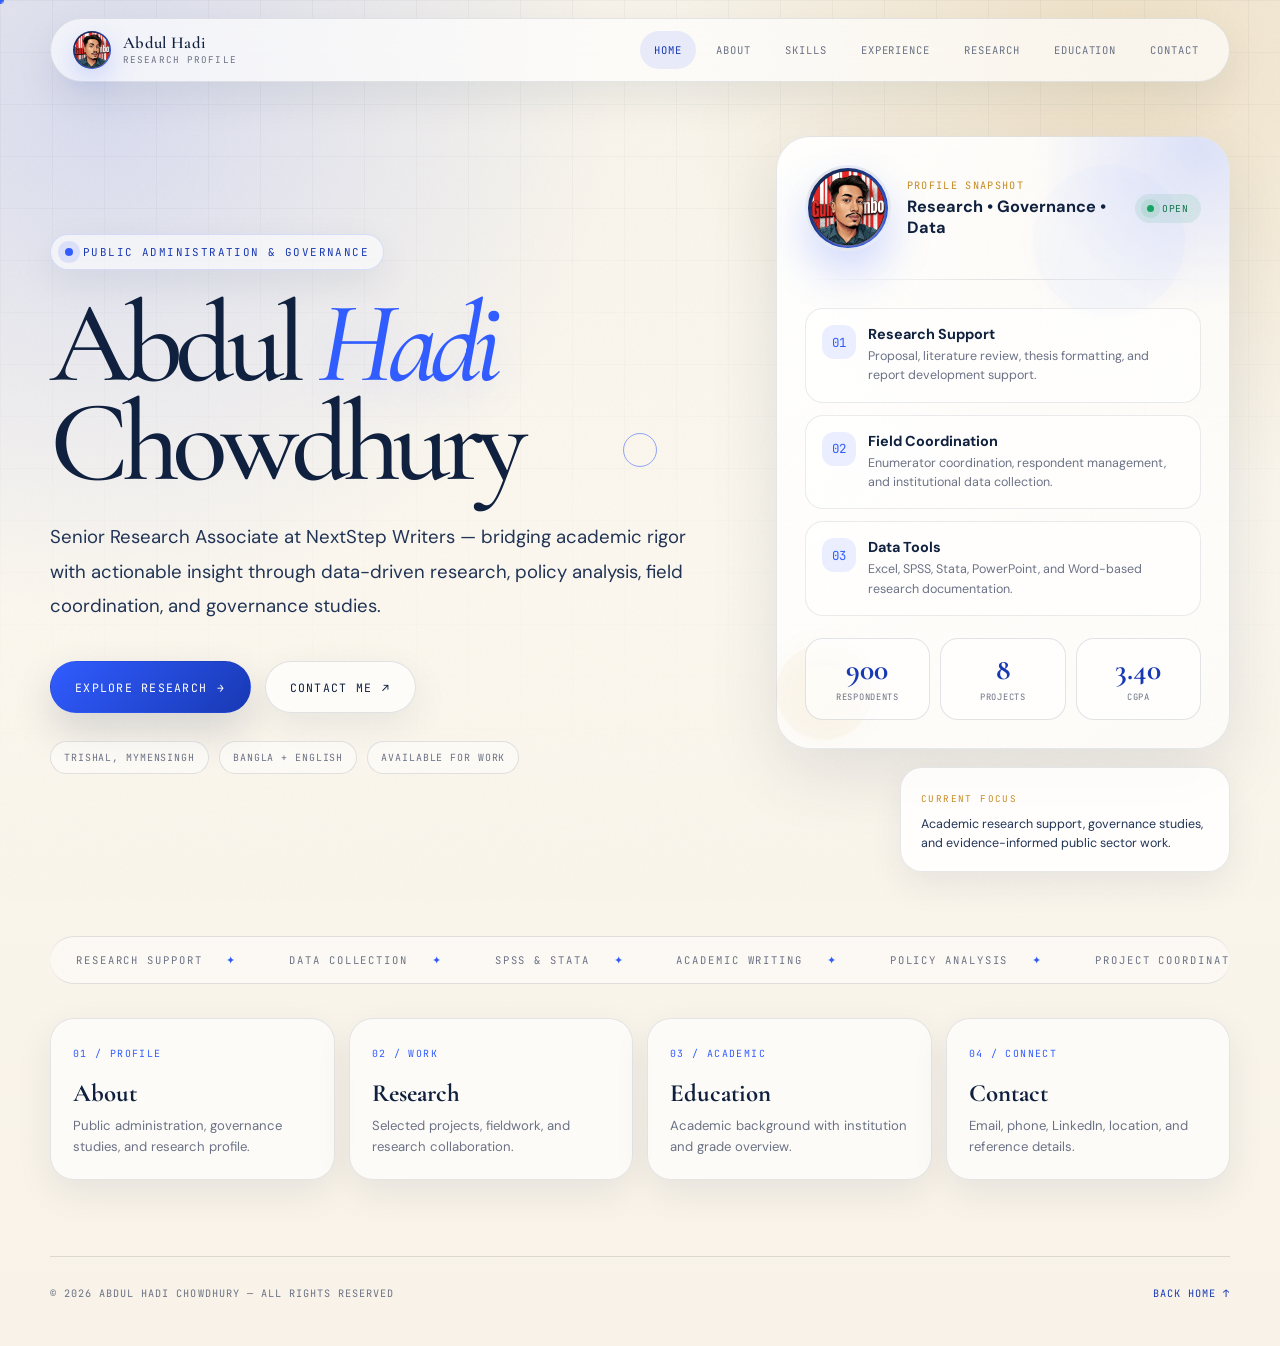
<file: index.html.html>
<!DOCTYPE html>
<html lang="en">
<head>
<meta charset="UTF-8" />
<meta name="viewport" content="width=device-width, initial-scale=1.0" />
<title>Abdul Hadi Chowdhury — Research Profile</title>
<meta name="description" content="Profile of Abdul Hadi Chowdhury — Public Administration & Governance Studies student and Senior Research Associate." />
<link rel="preconnect" href="https://fonts.googleapis.com">
<link rel="preconnect" href="https://fonts.gstatic.com" crossorigin>
<link href="https://fonts.googleapis.com/css2?family=Cormorant+Garamond:ital,wght@0,400;0,500;0,600;1,500&family=DM+Sans:wght@300;400;500;600;700&family=JetBrains+Mono:wght@400;500;600&display=swap" rel="stylesheet">
<style>
  :root {
    --bg: #f7f3ea;
    --bg-soft: #fffaf1;
    --surface: rgba(255, 255, 255, 0.72);
    --surface-strong: #ffffff;
    --ink: #10213f;
    --ink-soft: #213456;
    --muted: #6b7285;
    --muted-2: #8b93a4;
    --accent: #315cff;
    --accent-deep: #1839b4;
    --accent-soft: rgba(49, 92, 255, 0.10);
    --gold: #c58a20;
    --gold-soft: rgba(197, 138, 32, 0.15);
    --line: rgba(16, 33, 63, 0.12);
    --shadow: 0 24px 70px rgba(16, 33, 63, 0.11);
    --shadow-soft: 0 12px 36px rgba(16, 33, 63, 0.08);
    --radius-xl: 34px;
    --radius-lg: 24px;
    --radius-md: 16px;
    --max: 1180px;
  }

  * { box-sizing: border-box; margin: 0; padding: 0; }
  html { scroll-behavior: auto; }
  body {
    min-height: 100vh;
    background:
      radial-gradient(circle at 8% 8%, rgba(49, 92, 255, 0.16), transparent 32rem),
      radial-gradient(circle at 88% 4%, rgba(197, 138, 32, 0.18), transparent 28rem),
      linear-gradient(180deg, var(--bg) 0%, #fbf7ee 42%, #f8f2e8 100%);
    color: var(--ink);
    font-family: 'DM Sans', system-ui, -apple-system, BlinkMacSystemFont, sans-serif;
    overflow-x: hidden;
  }

  body::before {
    content: "";
    position: fixed;
    inset: 0;
    pointer-events: none;
    z-index: -2;
    background-image:
      linear-gradient(rgba(16, 33, 63, 0.035) 1px, transparent 1px),
      linear-gradient(90deg, rgba(16, 33, 63, 0.035) 1px, transparent 1px);
    background-size: 52px 52px;
    mask-image: linear-gradient(to bottom, black, transparent 88%);
  }

  body::after {
    content: "";
    position: fixed;
    inset: 0;
    pointer-events: none;
    z-index: -1;
    background-image: url("data:image/svg+xml,%3Csvg viewBox='0 0 300 300' xmlns='http://www.w3.org/2000/svg'%3E%3Cfilter id='noise'%3E%3CfeTurbulence type='fractalNoise' baseFrequency='0.75' numOctaves='3' stitchTiles='stitch'/%3E%3C/filter%3E%3Crect width='100%25' height='100%25' filter='url(%23noise)' opacity='0.07'/%3E%3C/svg%3E");
    opacity: 0.32;
  }

  ::selection { background: var(--accent); color: #fff; }
  a { color: inherit; }
  img, svg { display: block; max-width: 100%; }

  .progress-line {
    position: fixed;
    top: 0;
    left: 0;
    height: 3px;
    width: 0%;
    background: linear-gradient(90deg, var(--accent), var(--gold));
    z-index: 999;
    box-shadow: 0 0 24px rgba(49, 92, 255, 0.32);
    transition: width 0.08s linear;
  }

  .cursor-dot, .cursor-ring { display: none; }
  @media (hover: hover) and (pointer: fine) {
    body { cursor: none; }
    .cursor-dot {
      display: block;
      position: fixed;
      left: 0;
      top: 0;
      width: 7px;
      height: 7px;
      border-radius: 999px;
      background: var(--accent);
      pointer-events: none;
      z-index: 1000;
      transform: translate3d(-50%, -50%, 0);
      will-change: transform;
    }
    .cursor-ring {
      display: block;
      position: fixed;
      left: 0;
      top: 0;
      width: 34px;
      height: 34px;
      border-radius: 999px;
      border: 1.5px solid rgba(49, 92, 255, 0.52);
      pointer-events: none;
      z-index: 999;
      background: transparent;
      transform: translate3d(-50%, -50%, 0);
      will-change: transform;
    }
  }

  .page-shell { width: min(var(--max), calc(100% - 40px)); margin: 0 auto; }

  .site-nav {
    position: fixed;
    top: 18px;
    left: 50%;
    width: min(var(--max), calc(100% - 40px));
    transform: translateX(-50%);
    z-index: 100;
    border: 1px solid rgba(16, 33, 63, 0.10);
    border-radius: 999px;
    background: rgba(255, 255, 255, 0.66);
    box-shadow: 0 16px 40px rgba(16, 33, 63, 0.08);
    backdrop-filter: blur(18px);
    transition: top 0.22s ease, background 0.22s ease, box-shadow 0.22s ease;
  }

  .site-nav.scrolled {
    top: 10px;
    background: rgba(255, 255, 255, 0.88);
    box-shadow: 0 18px 48px rgba(16, 33, 63, 0.12);
  }

  .nav-inner {
    display: flex;
    align-items: center;
    justify-content: space-between;
    gap: 24px;
    padding: 12px 16px 12px 22px;
  }

  .brand {
    display: inline-flex;
    align-items: center;
    gap: 12px;
    text-decoration: none;
    min-width: max-content;
  }

  .brand-mark {
    width: 38px;
    height: 38px;
    display: grid;
    place-items: center;
    border-radius: 50%;
    color: #fff;
    background: linear-gradient(135deg, var(--ink), var(--accent));
    font-family: 'Cormorant Garamond', serif;
    font-weight: 600;
    letter-spacing: -0.04em;
    box-shadow: 0 10px 28px rgba(49, 92, 255, 0.22);
    overflow: hidden;
  }

  .brand-mark img {
    width: 100%;
    height: 100%;
    object-fit: cover;
    border-radius: inherit;
  }

  .brand-text { display: flex; flex-direction: column; line-height: 1; }
  .brand-name { font-family: 'Cormorant Garamond', serif; font-weight: 600; letter-spacing: 0.02em; font-size: 1.04rem; }
  .brand-role { margin-top: 4px; font-family: 'JetBrains Mono', monospace; font-size: 0.58rem; color: var(--muted); letter-spacing: 0.12em; text-transform: uppercase; }

  .nav-links {
    display: flex;
    list-style: none;
    align-items: center;
    gap: 6px;
  }

  .nav-links a {
    display: inline-flex;
    align-items: center;
    justify-content: center;
    min-height: 38px;
    padding: 0 14px;
    border-radius: 999px;
    color: var(--muted);
    text-decoration: none;
    font-family: 'JetBrains Mono', monospace;
    font-size: 0.66rem;
    letter-spacing: 0.09em;
    text-transform: uppercase;
    transition: color 0.18s ease, background 0.18s ease, transform 0.18s ease;
  }

  .nav-links a:hover,
  .nav-links a.active {
    color: var(--accent-deep);
    background: var(--accent-soft);
  }
  .nav-links a:hover { transform: translateY(-1px); }

  .menu-toggle {
    display: none;
    width: 42px;
    height: 42px;
    border-radius: 50%;
    border: 1px solid var(--line);
    background: #fff;
    color: var(--ink);
    font: inherit;
  }

  .site-page {
    display: none;
    min-height: 100vh;
    padding: 136px 0 76px;
  }
  .site-page.active {
    display: block;
    animation: pageIn 0.34s cubic-bezier(.22,.61,.36,1) both;
  }
  @keyframes pageIn {
    from { opacity: 0; transform: translateY(14px); }
    to { opacity: 1; transform: translateY(0); }
  }

  .hero {
    min-height: calc(100vh - 150px);
    display: grid;
    align-items: center;
    padding-bottom: 48px;
    position: relative;
  }

  .hero-grid {
    display: grid;
    grid-template-columns: minmax(0, 1.18fr) minmax(330px, 0.82fr);
    gap: 72px;
    align-items: center;
  }

  .eyebrow {
    display: inline-flex;
    align-items: center;
    gap: 10px;
    padding: 10px 14px;
    border: 1px solid rgba(49, 92, 255, 0.16);
    border-radius: 999px;
    background: rgba(255,255,255,0.58);
    color: var(--accent-deep);
    font-family: 'JetBrains Mono', monospace;
    font-size: 0.68rem;
    letter-spacing: 0.13em;
    text-transform: uppercase;
    box-shadow: var(--shadow-soft);
  }
  .eyebrow::before {
    content: "";
    width: 8px;
    height: 8px;
    border-radius: 50%;
    background: var(--accent);
    box-shadow: 0 0 0 7px rgba(49, 92, 255, 0.12);
  }

  .hero h1 {
    margin-top: 24px;
    font-family: 'Cormorant Garamond', serif;
    font-size: clamp(4.1rem, 9vw, 8.8rem);
    line-height: 0.86;
    font-weight: 500;
    letter-spacing: -0.065em;
    color: var(--ink);
  }
  .hero h1 em { color: var(--accent); font-style: italic; text-shadow: 0 18px 40px rgba(49, 92, 255, 0.12); }
  .hero-subtitle { margin-top: 28px; max-width: 655px; color: var(--ink-soft); font-size: clamp(1rem, 1.45vw, 1.18rem); line-height: 1.85; }

  .hero-actions { margin-top: 38px; display: flex; align-items: center; flex-wrap: wrap; gap: 14px; }

  .btn {
    --btn-bg: var(--ink);
    --btn-text: #fff;
    display: inline-flex;
    align-items: center;
    justify-content: center;
    gap: 10px;
    min-height: 52px;
    padding: 0 24px;
    border-radius: 999px;
    border: 1px solid transparent;
    text-decoration: none;
    color: var(--btn-text);
    background: var(--btn-bg);
    font-family: 'JetBrains Mono', monospace;
    font-size: 0.72rem;
    letter-spacing: 0.11em;
    text-transform: uppercase;
    position: relative;
    overflow: hidden;
    box-shadow: 0 18px 40px rgba(16, 33, 63, 0.16);
    transition: transform 0.18s ease, box-shadow 0.18s ease, background 0.18s ease;
  }
  .btn::after {
    content: "";
    position: absolute;
    inset: 0;
    background: linear-gradient(120deg, transparent, rgba(255,255,255,0.28), transparent);
    transform: translateX(-120%);
    transition: transform 0.52s ease;
  }
  .btn:hover { transform: translateY(-3px); box-shadow: 0 26px 54px rgba(16, 33, 63, 0.20); }
  .btn:hover::after { transform: translateX(120%); }
  .btn span { position: relative; z-index: 1; }
  .btn.primary { --btn-bg: linear-gradient(135deg, var(--accent), var(--accent-deep)); }
  .btn.secondary { --btn-bg: rgba(255,255,255,0.68); --btn-text: var(--ink); border-color: var(--line); box-shadow: var(--shadow-soft); }

  .quick-meta { margin-top: 28px; display: flex; flex-wrap: wrap; gap: 10px; }
  .meta-pill { padding: 9px 13px; border: 1px solid var(--line); border-radius: 999px; background: rgba(255,255,255,0.48); color: var(--muted); font-family: 'JetBrains Mono', monospace; font-size: 0.62rem; letter-spacing: 0.09em; text-transform: uppercase; }

  .hero-visual { position: relative; min-height: 560px; }
  .orb { position: absolute; border-radius: 999px; opacity: 0.8; animation: floatOrb 5.8s ease-in-out infinite; }
  .orb.one { width: 152px; height: 152px; background: rgba(49, 92, 255, 0.14); right: 10%; top: 4%; }
  .orb.two { width: 96px; height: 96px; background: rgba(197, 138, 32, 0.18); left: 0; bottom: 18%; animation-delay: -2.5s; }
  @keyframes floatOrb { 0%, 100% { transform: translateY(0) translateX(0); } 50% { transform: translateY(-16px) translateX(10px); } }

  .profile-card {
    position: relative;
    z-index: 1;
    padding: 28px;
    border: 1px solid rgba(16, 33, 63, 0.10);
    border-radius: var(--radius-xl);
    background: linear-gradient(145deg, rgba(255,255,255,0.92), rgba(255,255,255,0.60));
    backdrop-filter: blur(14px);
    box-shadow: var(--shadow);
    overflow: hidden;
  }
  .profile-card::before { content: ""; position: absolute; width: 340px; height: 340px; right: -140px; top: -160px; border-radius: 50%; background: radial-gradient(circle, rgba(49,92,255,0.16), transparent 68%); }
  .profile-header { display: flex; align-items: center; gap: 16px; position: relative; }
  .avatar {
    width: 86px;
    height: 86px;
    border-radius: 50%;
    display: grid;
    place-items: center;
    background: linear-gradient(135deg, var(--ink), var(--accent));
    color: #fff;
    font-family: 'Cormorant Garamond', serif;
    font-size: 2rem;
    font-weight: 600;
    box-shadow: 0 22px 44px rgba(49,92,255,0.22);
    overflow: hidden;
    border: 3px solid rgba(255, 255, 255, 0.88);
    flex: 0 0 auto;
  }

  .avatar img {
    width: 100%;
    height: 100%;
    object-fit: cover;
    object-position: center;
    border-radius: inherit;
  }

  .profile-kicker { font-family: 'JetBrains Mono', monospace; font-size: 0.64rem; letter-spacing: 0.13em; color: var(--gold); text-transform: uppercase; }
  .profile-title { margin-top: 4px; font-size: 1.02rem; font-weight: 700; color: var(--ink); }
  .availability { margin-left: auto; display: inline-flex; align-items: center; gap: 8px; padding: 8px 12px; border-radius: 999px; background: rgba(20, 153, 95, 0.10); color: #14734b; font-family: 'JetBrains Mono', monospace; font-size: 0.6rem; letter-spacing: 0.08em; text-transform: uppercase; white-space: nowrap; }
  .availability::before { content: ""; width: 7px; height: 7px; border-radius: 50%; background: #18a562; box-shadow: 0 0 0 6px rgba(24, 165, 98, 0.12); }
  .profile-divider { margin: 28px 0; height: 1px; background: linear-gradient(90deg, transparent, var(--line), transparent); }
  .focus-list { display: grid; gap: 12px; }
  .focus-item { display: flex; align-items: flex-start; gap: 12px; padding: 16px; border-radius: 18px; border: 1px solid rgba(16, 33, 63, 0.09); background: rgba(255, 255, 255, 0.58); transition: transform 0.18s ease, border-color 0.18s ease, background 0.18s ease; }
  .focus-item:hover { transform: translateX(5px); border-color: rgba(49, 92, 255, 0.22); background: rgba(255, 255, 255, 0.86); }
  .focus-icon { width: 34px; height: 34px; flex: 0 0 auto; border-radius: 12px; display: grid; place-items: center; background: var(--accent-soft); color: var(--accent); font-family: 'JetBrains Mono', monospace; font-size: 0.78rem; }
  .focus-item h3 { font-size: 0.9rem; font-weight: 700; }
  .focus-item p { margin-top: 4px; color: var(--muted); font-size: 0.78rem; line-height: 1.55; }
  .profile-stats { margin-top: 22px; display: grid; grid-template-columns: repeat(3, 1fr); gap: 10px; }
  .mini-stat { padding: 16px 12px; border-radius: 18px; border: 1px solid var(--line); background: rgba(255,255,255,0.60); text-align: center; }
  .mini-stat strong { display: block; font-family: 'Cormorant Garamond', serif; font-size: 1.85rem; line-height: 1; color: var(--accent-deep); }
  .mini-stat span { display: block; margin-top: 6px; color: var(--muted); font-family: 'JetBrains Mono', monospace; font-size: 0.55rem; letter-spacing: 0.08em; text-transform: uppercase; }
  .floating-note {
    position: relative;
    right: auto;
    bottom: auto;
    z-index: 2;
    width: min(100%, 330px);
    margin: 18px 0 0 auto;
    padding: 18px 20px;
    border: 1px solid rgba(16, 33, 63, 0.10);
    border-radius: 22px;
    background: rgba(255,255,255,0.88);
    box-shadow: var(--shadow-soft);
    backdrop-filter: blur(10px);
    animation: floatNote 4.2s ease-in-out infinite;
  }
  @keyframes floatNote { 0%, 100% { transform: translateY(0); } 50% { transform: translateY(-7px); } }
  .floating-note span { font-family: 'JetBrains Mono', monospace; color: var(--gold); font-size: 0.58rem; letter-spacing: 0.15em; text-transform: uppercase; }
  .floating-note p { margin-top: 8px; color: var(--ink-soft); line-height: 1.55; font-size: 0.78rem; }

  .skill-strip { margin-top: 16px; border-top: 1px solid var(--line); border-bottom: 1px solid var(--line); background: rgba(255,255,255,0.44); overflow: hidden; border-radius: 999px; }
  .strip-track { display: flex; width: max-content; animation: slideStrip 18s linear infinite; }
  .strip-track:hover { animation-play-state: paused; }
  .strip-item { display: inline-flex; align-items: center; gap: 24px; padding: 16px 26px; white-space: nowrap; color: var(--muted); font-family: 'JetBrains Mono', monospace; font-size: 0.66rem; letter-spacing: 0.18em; text-transform: uppercase; }
  .strip-item::after { content: "✦"; color: var(--accent); }
  @keyframes slideStrip { to { transform: translateX(-50%); } }

  .section-head { display: grid; grid-template-columns: minmax(0, 0.86fr) minmax(260px, 0.44fr); gap: 44px; align-items: end; margin-bottom: 48px; }
  .section-label { display: inline-flex; align-items: center; gap: 10px; color: var(--accent-deep); font-family: 'JetBrains Mono', monospace; font-size: 0.66rem; letter-spacing: 0.16em; text-transform: uppercase; }
  .section-label::before { content: attr(data-num); width: 30px; height: 30px; display: grid; place-items: center; border: 1px solid rgba(49,92,255,0.20); border-radius: 50%; background: rgba(255,255,255,0.58); color: var(--accent); letter-spacing: 0; }
  .section-title { margin-top: 18px; font-family: 'Cormorant Garamond', serif; font-size: clamp(2.7rem, 5vw, 4.85rem); line-height: 0.98; font-weight: 500; letter-spacing: -0.045em; }
  .section-title em { color: var(--gold); font-style: italic; }
  .section-intro { color: var(--muted); line-height: 1.75; font-size: 0.98rem; }

  .home-directory { margin-top: 34px; display: grid; grid-template-columns: repeat(4, 1fr); gap: 14px; }
  .directory-card { text-decoration: none; padding: 22px; min-height: 142px; border-radius: 24px; border: 1px solid rgba(16, 33, 63, 0.10); background: rgba(255,255,255,0.62); box-shadow: var(--shadow-soft); transition: transform 0.18s ease, background 0.18s ease, border-color 0.18s ease; }
  .directory-card:hover { transform: translateY(-6px); background: rgba(255,255,255,0.88); border-color: rgba(49,92,255,0.24); }
  .directory-card span { color: var(--accent); font-family: 'JetBrains Mono', monospace; font-size: 0.62rem; letter-spacing: 0.14em; text-transform: uppercase; }
  .directory-card h3 { margin-top: 18px; font-family: 'Cormorant Garamond', serif; font-size: 1.55rem; line-height: 1.05; }
  .directory-card p { margin-top: 10px; color: var(--muted); font-size: 0.82rem; line-height: 1.55; }

  .about-grid { display: grid; grid-template-columns: minmax(0, 0.98fr) minmax(320px, 0.72fr); gap: 28px; }
  .glass-card { border: 1px solid rgba(16, 33, 63, 0.10); border-radius: var(--radius-lg); background: rgba(255,255,255,0.68); box-shadow: var(--shadow-soft); backdrop-filter: blur(14px); }
  .about-copy { padding: 38px; }
  .about-copy p { color: var(--ink-soft); font-size: 1rem; line-height: 1.9; }
  .about-copy p + p { margin-top: 18px; }
  .about-copy strong { color: var(--accent-deep); font-weight: 700; }
  .metric-grid { display: grid; grid-template-columns: repeat(2, 1fr); gap: 12px; }
  .metric { min-height: 155px; padding: 26px; border-radius: 24px; border: 1px solid rgba(16, 33, 63, 0.10); background: rgba(255,255,255,0.64); box-shadow: var(--shadow-soft); position: relative; overflow: hidden; transition: transform 0.18s ease, border-color 0.18s ease, background 0.18s ease; }
  .metric::after { content: ""; position: absolute; inset: auto 0 0 0; height: 4px; background: linear-gradient(90deg, var(--accent), var(--gold)); transform: scaleX(0); transform-origin: left; transition: transform 0.26s ease; }
  .metric:hover { transform: translateY(-6px); border-color: rgba(49,92,255,0.22); background: rgba(255,255,255,0.88); }
  .metric:hover::after { transform: scaleX(1); }
  .metric strong {
    display: flex;
    align-items: flex-start;
    gap: 5px;
    font-family: 'Cormorant Garamond', serif;
    font-size: clamp(3.05rem, 4.8vw, 4.15rem);
    font-weight: 600;
    line-height: 0.92;
    color: var(--accent-deep);
    letter-spacing: -0.045em;
  }

  .metric strong .counter {
    display: inline;
    margin: 0;
    color: inherit;
    font: inherit;
    letter-spacing: inherit;
    text-transform: none;
    line-height: inherit;
  }

  .metric strong .metric-plus {
    display: inline-block;
    margin: 0;
    color: var(--accent-deep);
    font-family: 'Cormorant Garamond', serif;
    font-size: 1.72rem;
    font-weight: 600;
    line-height: 1;
    letter-spacing: -0.02em;
    text-transform: none;
    transform: translateY(0.18em);
  }

  .metric > span { display: block; margin-top: 16px; color: var(--muted); font-family: 'JetBrains Mono', monospace; font-size: 0.62rem; letter-spacing: 0.12em; text-transform: uppercase; line-height: 1.5; }

  .skills-layout { display: grid; grid-template-columns: minmax(0, 1fr) minmax(320px, 0.70fr); gap: 26px; }
  .skill-panel { padding: 34px; }
  .panel-heading { font-family: 'JetBrains Mono', monospace; color: var(--accent-deep); font-size: 0.66rem; letter-spacing: 0.16em; text-transform: uppercase; margin-bottom: 20px; }
  .pill-cloud { display: flex; flex-wrap: wrap; gap: 10px; }
  .skill-pill { display: inline-flex; align-items: center; gap: 8px; padding: 11px 15px; border: 1px solid rgba(16, 33, 63, 0.10); border-radius: 999px; color: var(--ink-soft); background: rgba(255,255,255,0.62); font-size: 0.83rem; transition: transform 0.18s ease, border-color 0.18s ease, color 0.18s ease, background 0.18s ease; }
  .skill-pill::before { content: ""; width: 6px; height: 6px; border-radius: 50%; background: var(--gold); }
  .skill-pill:hover { transform: translateY(-3px); border-color: rgba(49,92,255,0.25); color: var(--accent-deep); background: #fff; }
  .bar-list { display: grid; gap: 20px; }
  .bar-head { display: flex; justify-content: space-between; gap: 16px; margin-bottom: 9px; color: var(--ink-soft); font-size: 0.88rem; }
  .bar-head span:last-child { color: var(--accent-deep); font-family: 'JetBrains Mono', monospace; font-size: 0.72rem; }
  .bar-track { height: 9px; border-radius: 999px; background: rgba(16, 33, 63, 0.08); overflow: hidden; }
  .bar-fill { width: 0; height: 100%; border-radius: inherit; background: linear-gradient(90deg, var(--accent), var(--gold)); transition: width 0.65s cubic-bezier(.22,.61,.36,1); }

  .timeline { position: relative; display: grid; gap: 18px; }
  .timeline::before { content: ""; position: absolute; left: 24px; top: 12px; bottom: 12px; width: 1px; background: linear-gradient(var(--accent), rgba(49,92,255,0.04)); }
  .timeline-item { display: grid; grid-template-columns: 50px minmax(0, 1fr); gap: 22px; align-items: stretch; }
  .timeline-pin { width: 50px; height: 50px; display: grid; place-items: center; border-radius: 50%; border: 1px solid rgba(49,92,255,0.20); background: rgba(255,255,255,0.88); color: var(--accent); font-family: 'JetBrains Mono', monospace; font-size: 0.66rem; position: relative; z-index: 1; box-shadow: var(--shadow-soft); }
  .timeline-content { padding: 28px; border-radius: var(--radius-lg); border: 1px solid rgba(16, 33, 63, 0.10); background: rgba(255,255,255,0.66); box-shadow: var(--shadow-soft); transition: transform 0.18s ease, border-color 0.18s ease, background 0.18s ease; }
  .timeline-content:hover { transform: translateX(6px); border-color: rgba(49,92,255,0.22); background: rgba(255,255,255,0.88); }
  .timeline-date { color: var(--gold); font-family: 'JetBrains Mono', monospace; font-size: 0.66rem; letter-spacing: 0.13em; text-transform: uppercase; }
  .timeline-title { margin-top: 8px; font-family: 'Cormorant Garamond', serif; font-size: 1.64rem; line-height: 1.1; font-weight: 600; }
  .timeline-org { margin-top: 6px; color: var(--muted); font-size: 0.84rem; }
  .timeline-desc { margin-top: 14px; color: var(--ink-soft); line-height: 1.72; font-size: 0.92rem; }

  .projects-grid { display: grid; grid-template-columns: repeat(3, 1fr); gap: 18px; }
  .project-card { min-height: 300px; padding: 28px; border: 1px solid rgba(16, 33, 63, 0.10); border-radius: var(--radius-lg); background: rgba(255,255,255,0.68); box-shadow: var(--shadow-soft); position: relative; overflow: hidden; transition: transform 0.18s ease, border-color 0.18s ease, background 0.18s ease; }
  .project-card::before { content: ""; position: absolute; inset: -60% -45% auto auto; width: 210px; height: 210px; border-radius: 50%; background: radial-gradient(circle, rgba(49,92,255,0.16), transparent 70%); transition: transform 0.25s ease; }
  .project-card:hover { transform: translateY(-7px); border-color: rgba(49,92,255,0.22); background: rgba(255,255,255,0.90); }
  .project-card:hover::before { transform: scale(1.32); }
  .project-num { color: var(--accent); font-family: 'JetBrains Mono', monospace; font-size: 0.64rem; letter-spacing: 0.15em; text-transform: uppercase; position: relative; }
  .project-title { margin-top: 18px; font-family: 'Cormorant Garamond', serif; font-size: 1.34rem; line-height: 1.24; font-weight: 600; position: relative; }
  .project-desc { margin-top: 14px; color: var(--ink-soft); line-height: 1.66; font-size: 0.87rem; position: relative; }
  .tag-row { display: flex; flex-wrap: wrap; gap: 8px; margin-top: 22px; position: relative; }
  .project-tag { padding: 7px 10px; border: 1px solid rgba(49,92,255,0.18); border-radius: 999px; background: var(--accent-soft); color: var(--accent-deep); font-family: 'JetBrains Mono', monospace; font-size: 0.58rem; letter-spacing: 0.08em; text-transform: uppercase; }

  .education-list { display: grid; gap: 14px; }
  .edu-card { display: grid; grid-template-columns: minmax(0, 1fr) auto; align-items: center; gap: 22px; padding: 28px; border-radius: var(--radius-lg); border: 1px solid rgba(16, 33, 63, 0.10); background: rgba(255,255,255,0.70); box-shadow: var(--shadow-soft); transition: transform 0.18s ease, border-color 0.18s ease, background 0.18s ease; }
  .edu-card:hover { transform: translateY(-5px); border-color: rgba(49,92,255,0.22); background: rgba(255,255,255,0.92); }
  .edu-card h3 { font-family: 'Cormorant Garamond', serif; font-size: 1.55rem; line-height: 1.1; }
  .edu-card p { margin-top: 6px; color: var(--ink-soft); font-size: 0.9rem; }
  .edu-card small { display: block; margin-top: 8px; color: var(--muted); font-family: 'JetBrains Mono', monospace; font-size: 0.62rem; letter-spacing: 0.1em; text-transform: uppercase; }
  .score { min-width: 112px; text-align: right; font-family: 'Cormorant Garamond', serif; color: var(--accent-deep); font-size: 2.35rem; font-weight: 600; line-height: 1; }
  .score span { display: block; margin-top: 6px; color: var(--muted); font-family: 'JetBrains Mono', monospace; font-size: 0.58rem; letter-spacing: 0.1em; text-transform: uppercase; }

  .contact-wrap { display: grid; grid-template-columns: minmax(0, 0.9fr) minmax(330px, 0.68fr); gap: 34px; align-items: start; }
  .contact-lead { padding: 40px; }
  .contact-lead h2 { font-family: 'Cormorant Garamond', serif; font-size: clamp(3rem, 6vw, 5.4rem); line-height: 0.95; letter-spacing: -0.055em; font-weight: 500; }
  .contact-lead h2 em { color: var(--accent); font-style: italic; }
  .contact-lead p { margin-top: 24px; color: var(--ink-soft); line-height: 1.8; max-width: 560px; }
  .language-row { margin-top: 28px; display: flex; flex-wrap: wrap; gap: 10px; }
  .language-row span { padding: 9px 13px; border-radius: 999px; border: 1px solid var(--line); background: rgba(255,255,255,0.62); color: var(--muted); font-family: 'JetBrains Mono', monospace; font-size: 0.62rem; letter-spacing: 0.1em; text-transform: uppercase; }
  .contact-panel { padding: 24px; }
  .contact-link { display: grid; grid-template-columns: minmax(0, 1fr) auto; gap: 16px; align-items: center; padding: 19px 4px; border-bottom: 1px solid var(--line); text-decoration: none; transition: padding-left 0.18s ease, color 0.18s ease; }
  .contact-link:first-child { border-top: 1px solid var(--line); }
  .contact-link:hover { padding-left: 12px; color: var(--accent-deep); }
  .contact-label { color: var(--muted); font-family: 'JetBrains Mono', monospace; font-size: 0.62rem; letter-spacing: 0.14em; text-transform: uppercase; }
  .contact-value { margin-top: 4px; color: var(--ink-soft); font-size: 0.92rem; word-break: break-word; }
  .contact-link:hover .contact-value { color: var(--accent-deep); }
  .arrow { font-size: 1.18rem; transition: transform 0.18s ease; color: var(--accent); }
  .contact-link:hover .arrow { transform: translateX(6px); }
  .reference-box { margin-top: 22px; padding: 22px; border-radius: 22px; background: linear-gradient(145deg, rgba(49,92,255,0.08), rgba(197,138,32,0.08)); border: 1px solid rgba(16, 33, 63, 0.10); }
  .reference-box span { color: var(--accent-deep); font-family: 'JetBrains Mono', monospace; font-size: 0.62rem; letter-spacing: 0.15em; text-transform: uppercase; }
  .reference-box h3 { margin-top: 12px; font-family: 'Cormorant Garamond', serif; font-size: 1.36rem; }
  .reference-box p { margin-top: 6px; color: var(--muted); font-size: 0.82rem; line-height: 1.62; }
  .reference-box small { display: block; margin-top: 10px; color: var(--ink-soft); font-family: 'JetBrains Mono', monospace; font-size: 0.68rem; }

  .site-footer { display: none; padding: 0 0 46px; }
  .site-footer.visible { display: block; }
  .footer-inner { display: flex; justify-content: space-between; gap: 18px; align-items: center; color: var(--muted); font-family: 'JetBrains Mono', monospace; font-size: 0.64rem; letter-spacing: 0.1em; text-transform: uppercase; border-top: 1px solid var(--line); padding-top: 30px; }
  .back-home { text-decoration: none; color: var(--accent-deep); }

  .reveal { opacity: 0; transform: translateY(18px); transition: opacity 0.45s ease, transform 0.45s ease; }
  .reveal.visible { opacity: 1; transform: translateY(0); }
  .tilt-card { transform-style: preserve-3d; }

  @media (max-width: 1080px) {
    .home-directory { grid-template-columns: repeat(2, 1fr); }
  }

  @media (max-width: 980px) {
    .hero-grid, .about-grid, .skills-layout, .section-head, .contact-wrap { grid-template-columns: 1fr; }
    .hero-visual { min-height: auto; }
    .floating-note { width: 100%; margin: 18px 0 0 0; }
    .projects-grid { grid-template-columns: repeat(2, 1fr); }
  }

  @media (max-width: 780px) {
    .site-nav { top: 10px; border-radius: 28px; }
    .nav-inner { align-items: flex-start; }
    .menu-toggle { display: grid; place-items: center; flex: 0 0 auto; }
    .nav-links { position: absolute; left: 14px; right: 14px; top: calc(100% + 10px); display: grid; gap: 6px; padding: 12px; border-radius: 24px; border: 1px solid var(--line); background: rgba(255,255,255,0.95); box-shadow: var(--shadow-soft); backdrop-filter: blur(16px); opacity: 0; transform: translateY(-8px); pointer-events: none; transition: opacity 0.18s ease, transform 0.18s ease; }
    .site-nav.open .nav-links { opacity: 1; transform: translateY(0); pointer-events: auto; }
    .nav-links a { justify-content: flex-start; }
    .site-page { padding-top: 124px; }
    .hero h1 { font-size: clamp(3.7rem, 18vw, 5.7rem); }
    .projects-grid, .metric-grid, .profile-stats, .home-directory { grid-template-columns: 1fr; }
    .edu-card { grid-template-columns: 1fr; }
    .score { text-align: left; }
    .footer-inner { flex-direction: column; text-align: center; }
  }

  @media (max-width: 520px) {
    .page-shell { width: min(100% - 28px, var(--max)); }
    .brand-role { display: none; }
    .hero-actions { align-items: stretch; }
    .btn { width: 100%; }
    .hero-subtitle { font-size: 0.98rem; }
    .profile-card, .about-copy, .skill-panel, .timeline-content, .contact-lead, .contact-panel { padding: 24px; }
    .timeline { gap: 12px; }
    .timeline-item { grid-template-columns: 38px minmax(0, 1fr); gap: 14px; }
    .timeline::before { left: 18px; }
    .timeline-pin { width: 38px; height: 38px; font-size: 0.55rem; }
  }

  @media (prefers-reduced-motion: reduce) {
    *, *::before, *::after { animation-duration: 0.01ms !important; animation-iteration-count: 1 !important; scroll-behavior: auto !important; transition-duration: 0.01ms !important; }
  }
</style>
</head>
<body>
  <div class="progress-line" id="progressLine"></div>
  <div class="cursor-dot" id="cursorDot"></div>
  <div class="cursor-ring" id="cursorRing"></div>

  <nav class="site-nav" id="siteNav" aria-label="Primary navigation">
    <div class="nav-inner">
      <a href="#home" class="brand magnetic" data-page-link="home" aria-label="Go to home page">
        <span class="brand-mark"><img src="[data-uri]" alt="" aria-hidden="true"></span>
        <span class="brand-text">
          <span class="brand-name">Abdul Hadi</span>
          <span class="brand-role">Research Profile</span>
        </span>
      </a>
      <button class="menu-toggle" id="menuToggle" type="button" aria-label="Toggle navigation" aria-expanded="false">☰</button>
      <ul class="nav-links" id="navLinks">
        <li><a href="#home" data-page-link="home">Home</a></li>
        <li><a href="#about" data-page-link="about">About</a></li>
        <li><a href="#skills" data-page-link="skills">Skills</a></li>
        <li><a href="#experience" data-page-link="experience">Experience</a></li>
        <li><a href="#research" data-page-link="research">Research</a></li>
        <li><a href="#education" data-page-link="education">Education</a></li>
        <li><a href="#contact" data-page-link="contact">Contact</a></li>
      </ul>
    </div>
  </nav>

  <main>
    <section class="site-page active" data-page="home" id="home">
      <div class="page-shell">
        <header class="hero">
          <div class="hero-grid">
            <div class="hero-copy">
              <div class="eyebrow reveal">Public Administration & Governance</div>
              <h1 class="reveal" style="transition-delay: .05s;">Abdul <em>Hadi</em><br>Chowdhury</h1>
              <p class="hero-subtitle reveal" style="transition-delay: .10s;">
                Senior Research Associate at NextStep Writers — bridging academic rigor with actionable insight through data-driven research, policy analysis, field coordination, and governance studies.
              </p>
              <div class="hero-actions reveal" style="transition-delay: .15s;">
                <a href="#research" data-page-link="research" class="btn primary magnetic"><span>Explore Research</span><span>→</span></a>
                <a href="#contact" data-page-link="contact" class="btn secondary magnetic"><span>Contact Me</span><span>↗</span></a>
              </div>
              <div class="quick-meta reveal" style="transition-delay: .20s;">
                <span class="meta-pill">Trishal, Mymensingh</span>
                <span class="meta-pill">Bangla + English</span>
                <span class="meta-pill">Available for Work</span>
              </div>
            </div>

            <aside class="hero-visual reveal" style="transition-delay: .12s;" aria-label="Profile summary">
              <div class="orb one"></div>
              <div class="orb two"></div>
              <div class="profile-card tilt-card">
                <div class="profile-header">
                  <div class="avatar"><img src="[data-uri]" alt="Abdul Hadi Chowdhury profile illustration"></div>
                  <div>
                    <div class="profile-kicker">Profile Snapshot</div>
                    <div class="profile-title">Research • Governance • Data</div>
                  </div>
                  <div class="availability">Open</div>
                </div>
                <div class="profile-divider"></div>
                <div class="focus-list">
                  <a href="#research" data-page-link="research" class="focus-item" style="text-decoration:none; color:inherit;">
                    <div class="focus-icon">01</div>
                    <div><h3>Research Support</h3><p>Proposal, literature review, thesis formatting, and report development support.</p></div>
                  </a>
                  <a href="#experience" data-page-link="experience" class="focus-item" style="text-decoration:none; color:inherit;">
                    <div class="focus-icon">02</div>
                    <div><h3>Field Coordination</h3><p>Enumerator coordination, respondent management, and institutional data collection.</p></div>
                  </a>
                  <a href="#skills" data-page-link="skills" class="focus-item" style="text-decoration:none; color:inherit;">
                    <div class="focus-icon">03</div>
                    <div><h3>Data Tools</h3><p>Excel, SPSS, Stata, PowerPoint, and Word-based research documentation.</p></div>
                  </a>
                </div>
                <div class="profile-stats">
                  <div class="mini-stat"><strong class="counter" data-target="900">0</strong><span>Respondents</span></div>
                  <div class="mini-stat"><strong class="counter" data-target="8">0</strong><span>Projects</span></div>
                  <div class="mini-stat"><strong>3.40</strong><span>CGPA</span></div>
                </div>
              </div>
              <div class="floating-note">
                <span>Current Focus</span>
                <p>Academic research support, governance studies, and evidence-informed public sector work.</p>
              </div>
            </aside>
          </div>
        </header>

        <div class="skill-strip reveal" aria-hidden="true">
          <div class="strip-track">
            <span class="strip-item">Research Support</span><span class="strip-item">Data Collection</span><span class="strip-item">SPSS & Stata</span><span class="strip-item">Academic Writing</span><span class="strip-item">Policy Analysis</span><span class="strip-item">Project Coordination</span><span class="strip-item">Thesis Formatting</span><span class="strip-item">Literature Review</span><span class="strip-item">Presentation Design</span>
            <span class="strip-item">Research Support</span><span class="strip-item">Data Collection</span><span class="strip-item">SPSS & Stata</span><span class="strip-item">Academic Writing</span><span class="strip-item">Policy Analysis</span><span class="strip-item">Project Coordination</span><span class="strip-item">Thesis Formatting</span><span class="strip-item">Literature Review</span><span class="strip-item">Presentation Design</span>
          </div>
        </div>

        <div class="home-directory reveal">
          <a href="#about" data-page-link="about" class="directory-card magnetic"><span>01 / Profile</span><h3>About</h3><p>Public administration, governance studies, and research profile.</p></a>
          <a href="#research" data-page-link="research" class="directory-card magnetic"><span>02 / Work</span><h3>Research</h3><p>Selected projects, fieldwork, and research collaboration.</p></a>
          <a href="#education" data-page-link="education" class="directory-card magnetic"><span>03 / Academic</span><h3>Education</h3><p>Academic background with institution and grade overview.</p></a>
          <a href="#contact" data-page-link="contact" class="directory-card magnetic"><span>04 / Connect</span><h3>Contact</h3><p>Email, phone, LinkedIn, location, and reference details.</p></a>
        </div>
      </div>
    </section>

    <section class="site-page" data-page="about" id="about">
      <div class="page-shell">
        <div class="section-head reveal">
          <div>
            <div class="section-label" data-num="01">About</div>
            <h2 class="section-title">Motivated by <em>purpose</em>, driven by <em>data</em></h2>
          </div>
          <p class="section-intro">A concise profile built around public administration, research implementation, academic documentation, and practical field engagement.</p>
        </div>
        <div class="about-grid">
          <div class="about-copy glass-card reveal">
            <p>I'm a <strong>Public Administration and Governance Studies</strong> student at Jatiya Kabi Kazi Nazrul Islam University, currently serving as a Senior Research Associate at NextStep Writers.</p>
            <p>My work spans the intersection of <strong>social science research</strong>, policy analysis, and grassroots data collection — from police integrity studies covering <strong>900+ respondents</strong> to women's economic empowerment research under social safety net programs.</p>
            <p>I thrive in environments where rigorous methodology meets real-world impact — coordinating field teams, formatting theses, and crafting literature reviews that matter.</p>
          </div>
          <div class="metric-grid reveal" style="transition-delay: .08s;">
            <div class="metric tilt-card"><strong><span class="counter" data-target="900">0</span><span class="metric-plus">+</span></strong><span>Respondents surveyed</span></div>
            <div class="metric tilt-card"><strong><span class="counter" data-target="8">0</span><span class="metric-plus">+</span></strong><span>Research projects</span></div>
            <div class="metric tilt-card"><strong>3.40</strong><span>CGPA in BSS</span></div>
            <div class="metric tilt-card"><strong><span class="counter" data-target="4">0</span><span class="metric-plus">+</span></strong><span>Years of experience</span></div>
          </div>
        </div>
      </div>
    </section>

    <section class="site-page" data-page="skills" id="skills">
      <div class="page-shell">
        <div class="section-head reveal">
          <div>
            <div class="section-label" data-num="02">Skills</div>
            <h2 class="section-title">Tools & <em>competencies</em></h2>
          </div>
          <p class="section-intro">A blend of research assistance, project coordination, administrative support, and data-focused academic production.</p>
        </div>
        <div class="skills-layout">
          <div class="skill-panel glass-card reveal">
            <div class="panel-heading">// Core Competencies</div>
            <div class="pill-cloud">
              <span class="skill-pill">Corporate Operations</span>
              <span class="skill-pill">Administrative Assistance</span>
              <span class="skill-pill">Research Support</span>
              <span class="skill-pill">Data Collection & Reporting</span>
              <span class="skill-pill">Project Coordination</span>
              <span class="skill-pill">Academic Writing & Editing</span>
              <span class="skill-pill">Presentation Design</span>
              <span class="skill-pill">Time Management</span>
              <span class="skill-pill">Communication</span>
              <span class="skill-pill">Research Proposal Support</span>
              <span class="skill-pill">Thesis Formatting</span>
              <span class="skill-pill">Literature Review Assistance</span>
              <span class="skill-pill">Field Data Collection</span>
              <span class="skill-pill">Report Writing</span>
            </div>
          </div>
          <div class="skill-panel glass-card reveal" style="transition-delay: .08s;">
            <div class="panel-heading">// Software Proficiency</div>
            <div class="bar-list" id="barList">
              <div><div class="bar-head"><span>Microsoft Excel</span><span>90%</span></div><div class="bar-track"><div class="bar-fill" data-width="90"></div></div></div>
              <div><div class="bar-head"><span>SPSS</span><span>82%</span></div><div class="bar-track"><div class="bar-fill" data-width="82"></div></div></div>
              <div><div class="bar-head"><span>Stata</span><span>75%</span></div><div class="bar-track"><div class="bar-fill" data-width="75"></div></div></div>
              <div><div class="bar-head"><span>PowerPoint</span><span>88%</span></div><div class="bar-track"><div class="bar-fill" data-width="88"></div></div></div>
              <div><div class="bar-head"><span>Microsoft Word</span><span>95%</span></div><div class="bar-track"><div class="bar-fill" data-width="95"></div></div></div>
            </div>
          </div>
        </div>
      </div>
    </section>

    <section class="site-page" data-page="experience" id="experience">
      <div class="page-shell">
        <div class="section-head reveal">
          <div>
            <div class="section-label" data-num="03">Experience</div>
            <h2 class="section-title">Where I've <em>contributed</em></h2>
          </div>
          <p class="section-intro">Research, training coordination, field-level data collection, and academic support experience across institutional and remote environments.</p>
        </div>
        <div class="timeline">
          <article class="timeline-item reveal"><div class="timeline-pin">01</div><div class="timeline-content"><div class="timeline-date">May 2025 — Present</div><h3 class="timeline-title">Senior Research Associate</h3><div class="timeline-org">NextStep Writers · Remote</div><p class="timeline-desc">Research proposal support, thesis formatting, research paper editing, and literature review assistance. Data analysis support using Excel, SPSS, and Stata; report writing and presentation slide preparation.</p></div></article>
          <article class="timeline-item reveal"><div class="timeline-pin">02</div><div class="timeline-content"><div class="timeline-date">Mar 2025 — May 2025</div><h3 class="timeline-title">Training Coordinator</h3><div class="timeline-org">Ethical Leadership & Integrity Training · Mymensingh District Police</div><p class="timeline-desc">Coordinated training activities under a project funded by the University of Nottingham and supported implementation with the Centre on Budget and Policy, University of Dhaka.</p></div></article>
          <article class="timeline-item reveal"><div class="timeline-pin">03</div><div class="timeline-content"><div class="timeline-date">May 2025 — Jun 2025</div><h3 class="timeline-title">Research Enumerator</h3><div class="timeline-org">Ethical Leadership & Integrity Management in the Public Sector</div><p class="timeline-desc">Conducted field-level data collection from more than 900 police personnel in Mymensingh District and supported respondent coordination.</p></div></article>
          <article class="timeline-item reveal"><div class="timeline-pin">04</div><div class="timeline-content"><div class="timeline-date">2023 & 2024</div><h3 class="timeline-title">Volunteer</h3><div class="timeline-org">JKKNIU Research Fair</div><p class="timeline-desc">Supported event coordination, participant management, and on-site communication during the JKKNIU Research Fair.</p></div></article>
        </div>
      </div>
    </section>

    <section class="site-page" data-page="research" id="research">
      <div class="page-shell">
        <div class="section-head reveal">
          <div>
            <div class="section-label" data-num="04">Research</div>
            <h2 class="section-title">Selected <em>projects</em></h2>
          </div>
          <p class="section-intro">Project cards are kept in a separate internal page so the profile feels like a real multi-page website rather than one long scroll.</p>
        </div>
        <div class="projects-grid">
          <article class="project-card tilt-card reveal"><div class="project-num">PRJ — 001</div><h3 class="project-title">Impact of Income-Generating Activities on Women's Economic Empowerment</h3><p class="project-desc">Evidence from Social Safety Net Programs in Bangladesh. Contributed to research support and report development activities.</p><div class="tag-row"><span class="project-tag">Research Collaboration</span><span class="project-tag">May 2025</span></div></article>
          <article class="project-card tilt-card reveal"><div class="project-num">PRJ — 002</div><h3 class="project-title">Customers' Perception of Mobile Banking Services</h3><p class="project-desc">A Case Study on Customer Satisfaction. Assisted in research report preparation and documentation support.</p><div class="tag-row"><span class="project-tag">Research Collaboration</span><span class="project-tag">Nov 2024</span></div></article>
          <article class="project-card tilt-card reveal"><div class="project-num">PRJ — 003</div><h3 class="project-title">Role of NGOs (BRAC) in Human Rights Advocacy in Bangladesh</h3><p class="project-desc">Conducted primary data collection with respondents from a BRAC office in Trishal.</p><div class="tag-row"><span class="project-tag">Data Collection</span><span class="project-tag">Sep 2024</span></div></article>
          <article class="project-card tilt-card reveal"><div class="project-num">PRJ — 004</div><h3 class="project-title">Problems & Prospects of New Curriculum in Secondary Education</h3><p class="project-desc">Collected field data from secondary-level respondents across Trishal, Dhanikhola, and Balipara.</p><div class="tag-row"><span class="project-tag">Data Collection</span><span class="project-tag">Dec 2023</span></div></article>
          <article class="project-card tilt-card reveal"><div class="project-num">PRJ — 005</div><h3 class="project-title">Institutional Data Collection — Mymensingh City Corporation</h3><p class="project-desc">Conducted institutional data collection activities with the City Corporation Office in Mymensingh.</p><div class="tag-row"><span class="project-tag">Institutional Data</span><span class="project-tag">Feb 2025</span></div></article>
          <article class="project-card tilt-card reveal"><div class="project-num">PRJ — 006</div><h3 class="project-title">Ethical Leadership & Integrity in the Public Sector</h3><p class="project-desc">Worked on research implementation, field-level data collection, and respondent coordination for the project implemented by the University of Dhaka.</p><div class="tag-row"><span class="project-tag">Enumeration</span><span class="project-tag">Aug 2025</span></div></article>
        </div>
      </div>
    </section>

    <section class="site-page" data-page="education" id="education">
      <div class="page-shell">
        <div class="section-head reveal">
          <div>
            <div class="section-label" data-num="05">Education</div>
            <h2 class="section-title">Academic <em>foundation</em></h2>
          </div>
          <p class="section-intro">Education cards use a clean light layout with clear institutional hierarchy and grade emphasis.</p>
        </div>
        <div class="education-list">
          <article class="edu-card reveal"><div><h3>Jatiya Kabi Kazi Nazrul Islam University</h3><p>BSS in Public Administration & Governance Studies</p><small>2022 — Present · Expected 2027</small></div><div class="score">3.40<span>CGPA</span></div></article>
          <article class="edu-card reveal"><div><h3>Dhaka City College</h3><p>Higher Secondary Certificate · Business Studies</p><small>2020 — 2022 · Cumilla Board</small></div><div class="score">4.57<span>GPA</span></div></article>
          <article class="edu-card reveal"><div><h3>Ataturk Model High School</h3><p>Secondary School Certificate · Business Studies</p><small>2015 — 2020 · Dhaka Board</small></div><div class="score">4.17<span>GPA</span></div></article>
        </div>
      </div>
    </section>

    <section class="site-page" data-page="contact" id="contact">
      <div class="page-shell">
        <div class="contact-wrap">
          <div class="contact-lead glass-card reveal">
            <div class="section-label" data-num="06">Contact</div>
            <h2>Let's <em>work</em><br>together</h2>
            <p>Open to research collaborations, academic support roles, and project coordination opportunities. Currently based in Trishal, Mymensingh, Bangladesh.</p>
            <div class="language-row"><span>Bangla</span><span>English</span><span>Available for work</span></div>
          </div>
          <div class="contact-panel glass-card reveal" style="transition-delay: .08s;">
            <a href="mailto:sayemchowdhury063@gmail.com" class="contact-link"><div><div class="contact-label">Email</div><div class="contact-value">sayemchowdhury063@gmail.com</div></div><span class="arrow">→</span></a>
            <a href="tel:+8801814530063" class="contact-link"><div><div class="contact-label">Phone</div><div class="contact-value">+880 1814-530063</div></div><span class="arrow">→</span></a>
            <a href="https://linkedin.com/in/abdul-hadi-chowdhury" target="_blank" rel="noopener" class="contact-link"><div><div class="contact-label">LinkedIn</div><div class="contact-value">abdul-hadi-chowdhury</div></div><span class="arrow">↗</span></a>
            <a href="https://maps.google.com/?q=Trishal%2C%20Mymensingh%2C%20Bangladesh" target="_blank" rel="noopener" class="contact-link"><div><div class="contact-label">Location</div><div class="contact-value">Trishal, Mymensingh, Bangladesh</div></div><span class="arrow">↗</span></a>
            <div class="reference-box">
              <span>// Reference</span>
              <h3>Nazmul Hasan Polash</h3>
              <p>Assistant Professor, Dept. of Public Administration & Governance Studies<br>Jatiya Kabi Kazi Nazrul Islam University</p>
              <small>nazmul.pags23@gmail.com</small>
            </div>
          </div>
        </div>
      </div>
    </section>
  </main>

  <footer class="site-footer visible" id="siteFooter">
    <div class="page-shell footer-inner">
      <span>© 2026 Abdul Hadi Chowdhury — All rights reserved</span>
      <a href="#home" data-page-link="home" class="back-home">Back Home ↑</a>
    </div>
  </footer>

<script>
  const nav = document.getElementById('siteNav');
  const progressLine = document.getElementById('progressLine');
  const menuToggle = document.getElementById('menuToggle');
  const navLinks = Array.from(document.querySelectorAll('[data-page-link]'));
  const pages = Array.from(document.querySelectorAll('.site-page'));
  const prefersReducedMotion = window.matchMedia('(prefers-reduced-motion: reduce)').matches;
  const validPages = pages.map(page => page.dataset.page);

  function getCurrentPageName() {
    const raw = (location.hash || '#home').replace('#', '').replace('/', '').trim();
    return validPages.includes(raw) ? raw : 'home';
  }

  function resetVisibleAnimations(page) {
    const revealEls = Array.from(page.querySelectorAll('.reveal'));
    revealEls.forEach((el, index) => {
      el.classList.remove('visible');
      const delay = el.style.transitionDelay || Math.min(index * 0.035, 0.22) + 's';
      el.style.transitionDelay = delay;
      window.setTimeout(() => el.classList.add('visible'), prefersReducedMotion ? 0 : 35 + index * 28);
    });
  }

  function animateCounters(page) {
    page.querySelectorAll('.counter').forEach(el => {
      const target = Number(el.dataset.target || 0);
      if (!target) return;
      let start = null;
      const duration = 700;
      function tick(timestamp) {
        if (!start) start = timestamp;
        const progress = Math.min((timestamp - start) / duration, 1);
        const eased = 1 - Math.pow(1 - progress, 3);
        el.textContent = Math.floor(eased * target);
        if (progress < 1) requestAnimationFrame(tick);
        else el.textContent = target;
      }
      requestAnimationFrame(tick);
    });
  }

  function animateBars(page) {
    const bars = Array.from(page.querySelectorAll('.bar-fill'));
    bars.forEach(bar => { bar.style.width = '0%'; });
    window.setTimeout(() => {
      bars.forEach((bar, index) => {
        setTimeout(() => { bar.style.width = bar.dataset.width + '%'; }, index * 80);
      });
    }, prefersReducedMotion ? 0 : 120);
  }

  function showPage(pageName) {
    const targetName = validPages.includes(pageName) ? pageName : 'home';
    const activePage = pages.find(page => page.dataset.page === targetName);

    pages.forEach(page => page.classList.toggle('active', page === activePage));
    navLinks.forEach(link => link.classList.toggle('active', link.dataset.pageLink === targetName));

    nav.classList.remove('open');
    menuToggle.setAttribute('aria-expanded', 'false');
    menuToggle.textContent = '☰';

    document.title = targetName === 'home'
      ? 'Abdul Hadi Chowdhury — Research Profile'
      : `${targetName.charAt(0).toUpperCase() + targetName.slice(1)} — Abdul Hadi Chowdhury`;

    window.scrollTo({ top: 0, left: 0, behavior: 'auto' });
    resetVisibleAnimations(activePage);
    animateCounters(activePage);
    animateBars(activePage);
    onScroll();
  }

  navLinks.forEach(link => {
    link.addEventListener('click', event => {
      const pageName = link.dataset.pageLink;
      if (!pageName) return;
      event.preventDefault();
      if (location.hash !== `#${pageName}`) {
        history.pushState(null, '', `#${pageName}`);
      }
      showPage(pageName);
    });
  });

  window.addEventListener('popstate', () => showPage(getCurrentPageName()));
  window.addEventListener('hashchange', () => showPage(getCurrentPageName()));

  function onScroll() {
    const scrollTop = window.scrollY || document.documentElement.scrollTop;
    const docHeight = Math.max(document.documentElement.scrollHeight - window.innerHeight, 1);
    const progress = Math.min((scrollTop / docHeight) * 100, 100);
    progressLine.style.width = progress + '%';
    nav.classList.toggle('scrolled', scrollTop > 30);
  }
  window.addEventListener('scroll', onScroll, { passive: true });

  menuToggle.addEventListener('click', () => {
    const open = nav.classList.toggle('open');
    menuToggle.setAttribute('aria-expanded', open ? 'true' : 'false');
    menuToggle.textContent = open ? '×' : '☰';
  });

  if (!prefersReducedMotion) {
    document.querySelectorAll('.magnetic').forEach(el => {
      el.addEventListener('mousemove', e => {
        const rect = el.getBoundingClientRect();
        const x = e.clientX - rect.left - rect.width / 2;
        const y = e.clientY - rect.top - rect.height / 2;
        el.style.transform = `translate3d(${x * 0.08}px, ${y * 0.12}px, 0)`;
      });
      el.addEventListener('mouseleave', () => { el.style.transform = ''; });
    });

    document.querySelectorAll('.tilt-card').forEach(card => {
      card.addEventListener('mousemove', e => {
        const rect = card.getBoundingClientRect();
        const x = e.clientX - rect.left;
        const y = e.clientY - rect.top;
        const rotateY = ((x / rect.width) - 0.5) * 5.5;
        const rotateX = ((y / rect.height) - 0.5) * -5.5;
        card.style.transform = `perspective(900px) rotateX(${rotateX}deg) rotateY(${rotateY}deg) translateY(-3px)`;
      });
      card.addEventListener('mouseleave', () => { card.style.transform = ''; });
    });
  }

  const dot = document.getElementById('cursorDot');
  const ring = document.getElementById('cursorRing');
  if (dot && ring && window.matchMedia('(hover: hover) and (pointer: fine)').matches) {
    let mouseX = window.innerWidth / 2;
    let mouseY = window.innerHeight / 2;
    let ringX = mouseX;
    let ringY = mouseY;
    let scale = 1;
    let targetScale = 1;

    window.addEventListener('mousemove', e => {
      mouseX = e.clientX;
      mouseY = e.clientY;
      dot.style.transform = `translate3d(${mouseX}px, ${mouseY}px, 0) translate(-50%, -50%)`;
    }, { passive: true });

    function animateCursor() {
      ringX += (mouseX - ringX) * 0.34;
      ringY += (mouseY - ringY) * 0.34;
      scale += (targetScale - scale) * 0.28;
      ring.style.transform = `translate3d(${ringX}px, ${ringY}px, 0) translate(-50%, -50%) scale(${scale})`;
      requestAnimationFrame(animateCursor);
    }
    animateCursor();

    document.querySelectorAll('a, button, .skill-pill, .project-card, .metric, .focus-item, .edu-card, .directory-card').forEach(item => {
      item.addEventListener('mouseenter', () => {
        targetScale = 1.7;
        ring.style.background = 'rgba(49, 92, 255, 0.07)';
        ring.style.borderColor = 'rgba(49, 92, 255, 0.68)';
      });
      item.addEventListener('mouseleave', () => {
        targetScale = 1;
        ring.style.background = 'transparent';
        ring.style.borderColor = 'rgba(49, 92, 255, 0.52)';
      });
    });
  }

  showPage(getCurrentPageName());
  onScroll();
</script>
</body>
</html>
</file>
